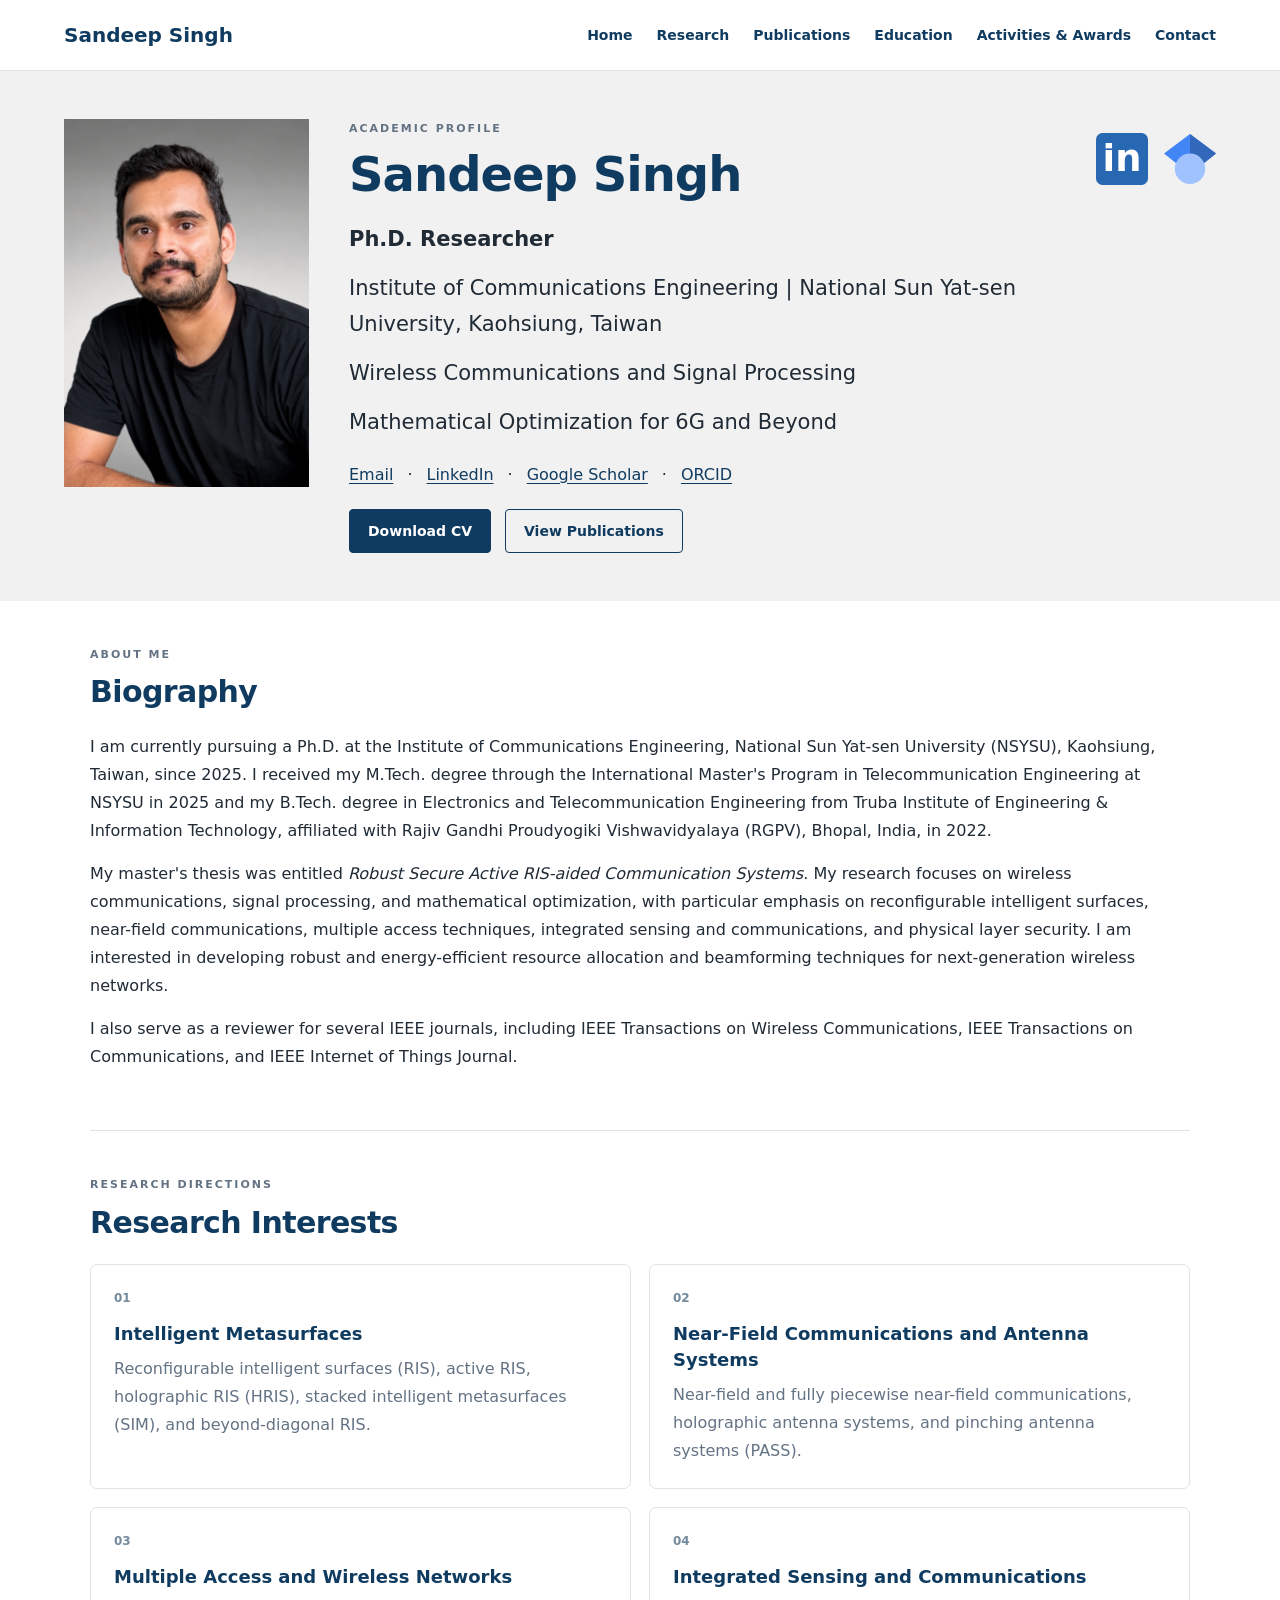
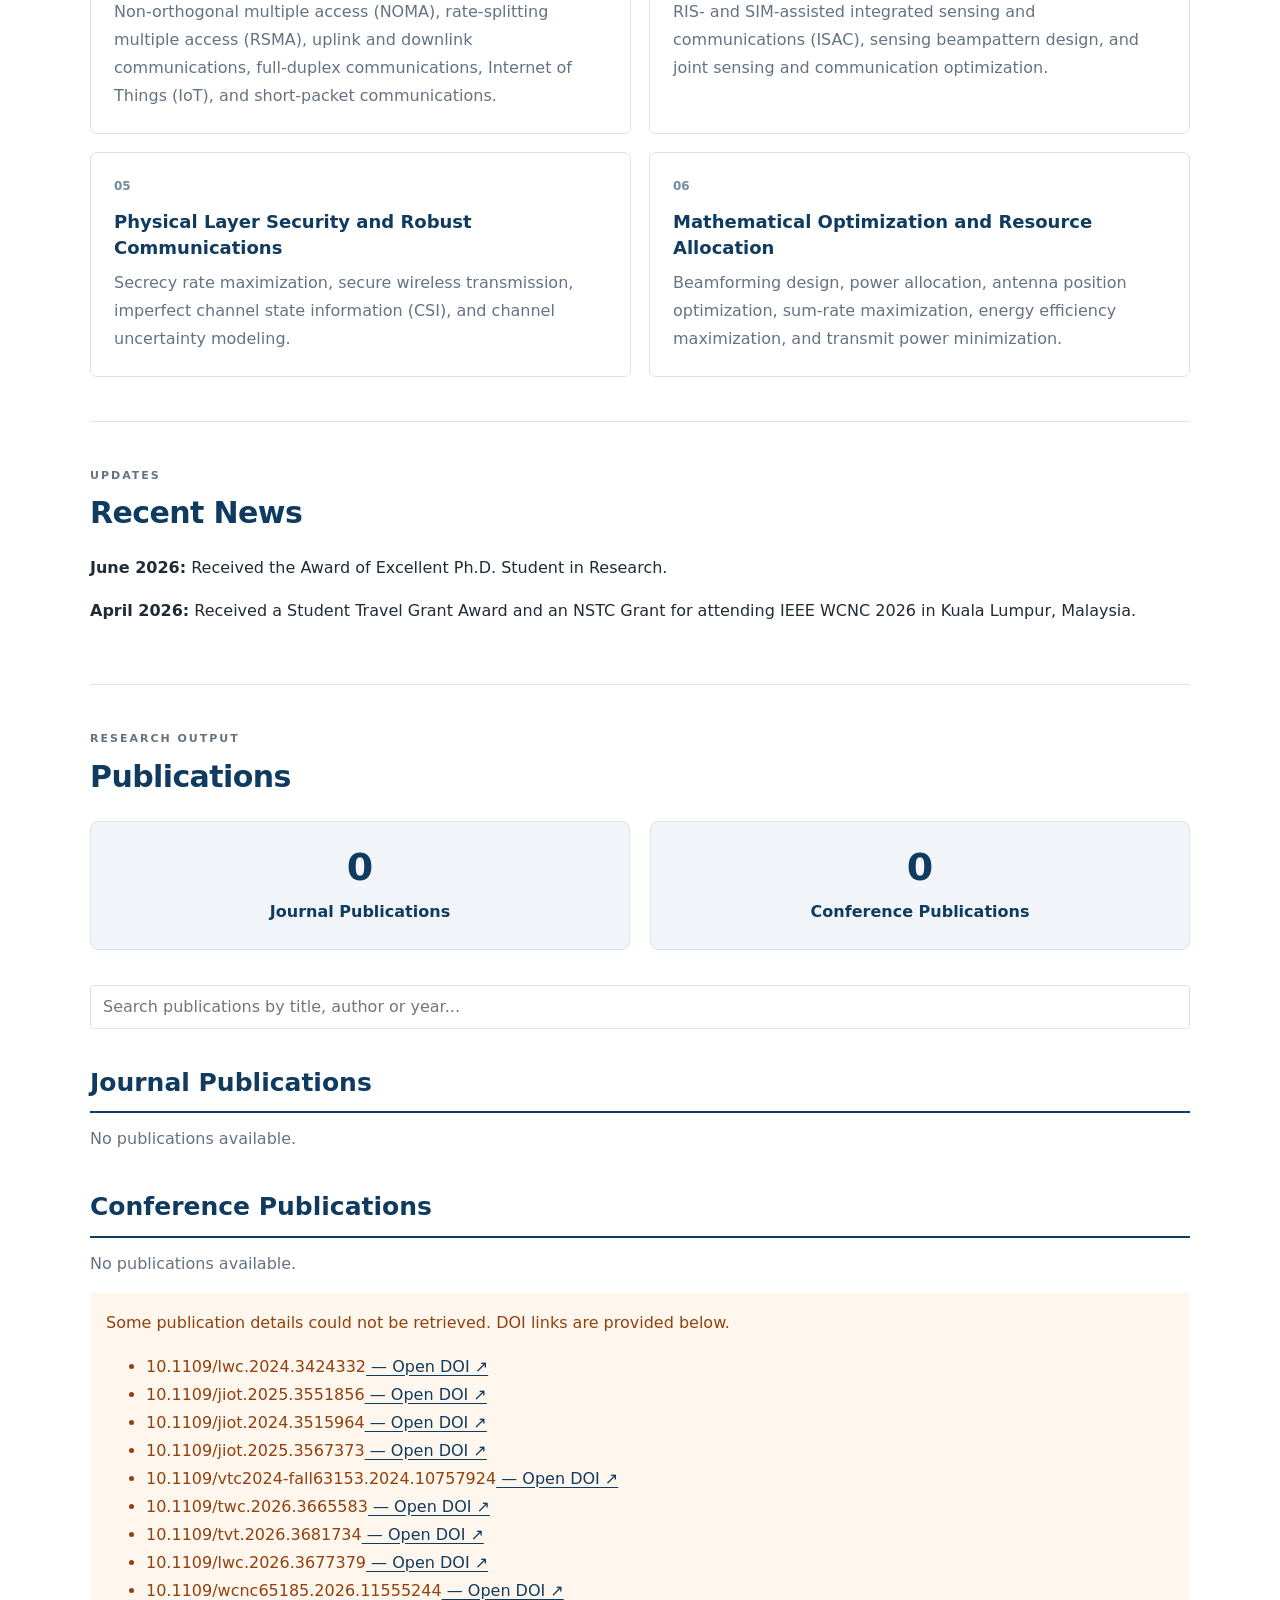
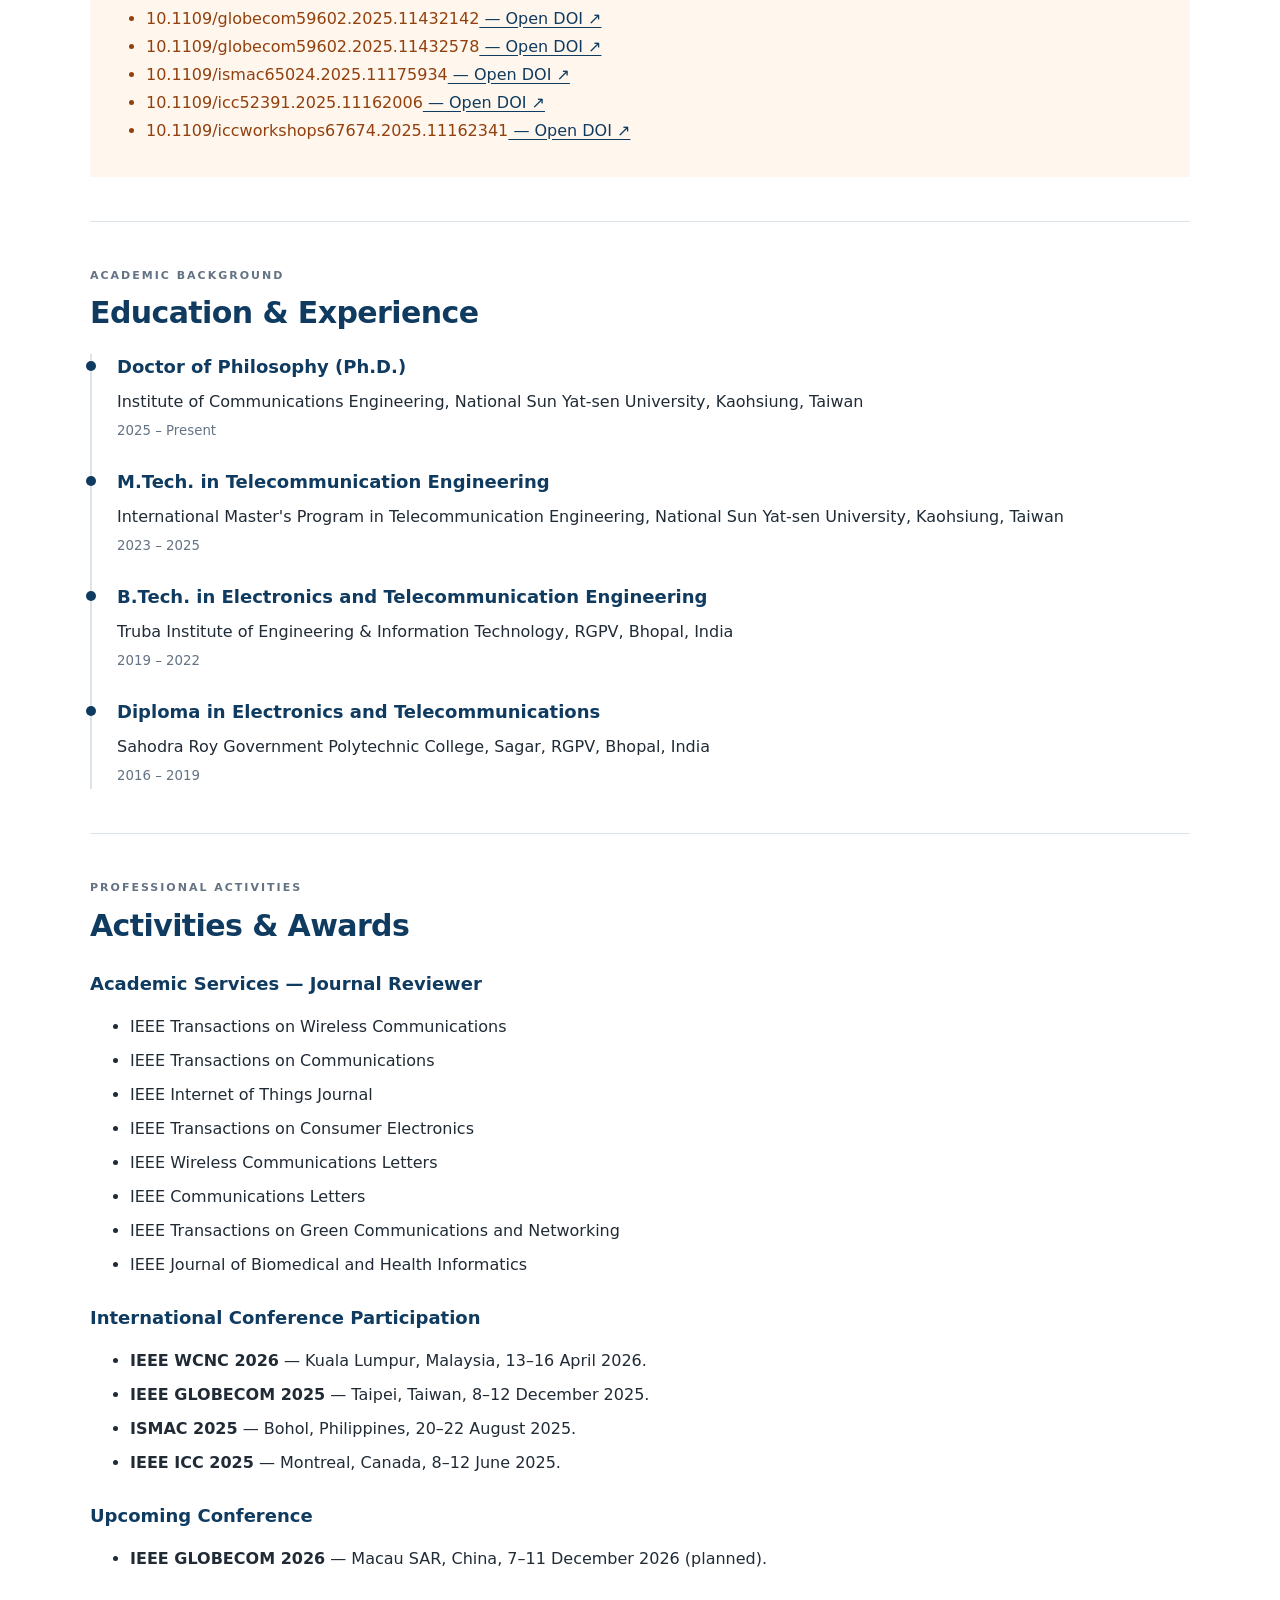
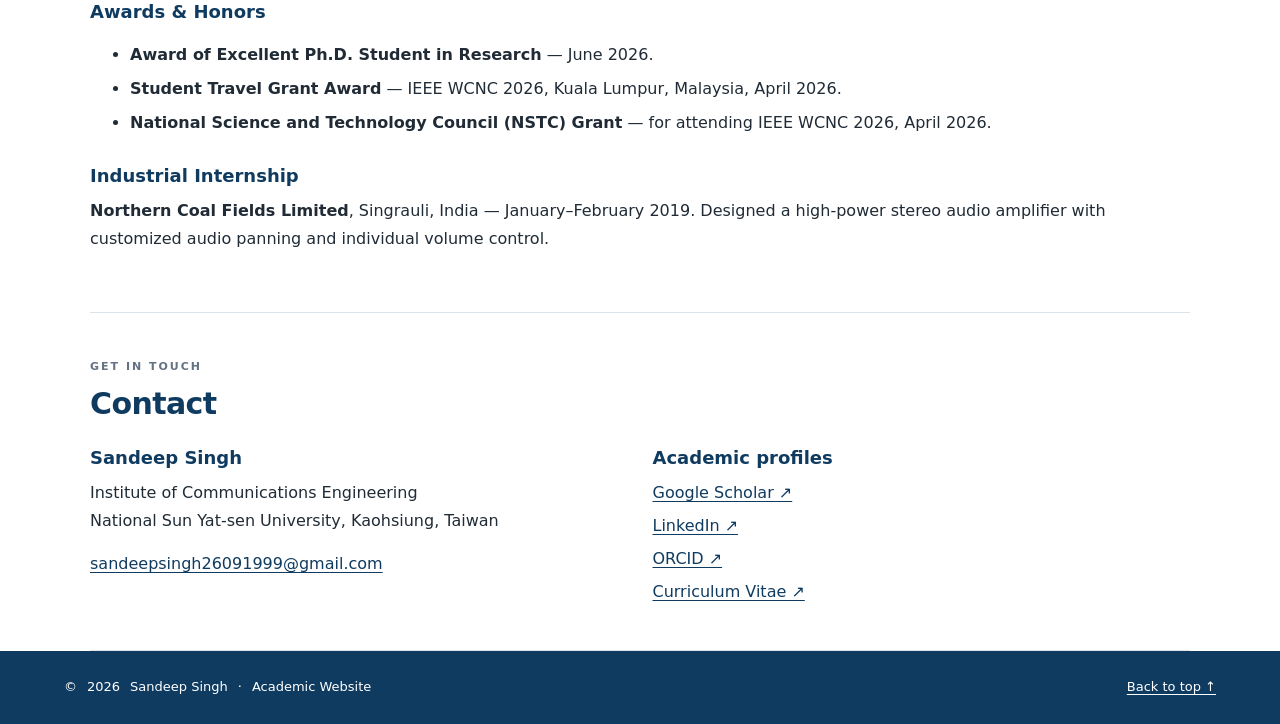
<file: index.html>
<!doctype html>
<html lang="en">
<head><meta charset="utf-8"><meta name="viewport" content="width=device-width,initial-scale=1"><meta name="description" content="Sandeep Singh — academic profile, wireless communications research and publications."><title>Sandeep Singh | Academic Website</title><link rel="stylesheet" href="style.css"><script src="script.js" defer></script></head>
<body>
<a class="skip" href="#main">Skip to content</a>
<nav class="nav" aria-label="Main navigation"><div class="wrap nav-inner"><a class="brand" href="#home">Sandeep Singh</a><button id="menu" aria-expanded="false" aria-controls="nav-links">Menu ☰</button><div id="nav-links"><a href="#home">Home</a><a href="#research">Research</a><a href="#publications">Publications</a><a href="#education">Education</a><a href="#services">Activities &amp; Awards</a><a href="#contact">Contact</a></div></div></nav>
<main id="main">
<header id="home" class="hero"><div class="wrap profile"><img class="portrait" src="profile.png" onerror="this.onerror=null;this.src='profile.svg';" alt="Academic profile photograph"><div class="intro"><p class="eyebrow">ACADEMIC PROFILE</p><h1>Sandeep Singh</h1><p class="position">Ph.D. Researcher</p><p>Institute of Communications Engineering | National Sun Yat-sen University, Kaohsiung, Taiwan</p><p>Wireless Communications and Signal Processing</p><p>Mathematical Optimization for 6G and Beyond</p><div class="links"><a data-profile="email" href="#contact">Email</a><span>·</span><a data-profile="linkedin" href="#contact">LinkedIn</a><span>·</span><a data-profile="scholar" href="#contact">Google Scholar</a><span>·</span><a data-profile="orcid" href="#contact">ORCID</a></div><div class="actions"><a class="btn" data-profile="cv" href="#contact">Download CV</a><a class="btn outline" href="#publications">View Publications</a></div></div><div class="social"><a data-profile="linkedin" href="#contact" aria-label="LinkedIn"><svg viewBox="0 0 48 48" aria-hidden="true"><rect width="48" height="48" rx="6" fill="#2867b2"/><text x="24" y="35" text-anchor="middle" fill="white" font-size="34" font-weight="bold">in</text></svg></a><a data-profile="scholar" href="#contact" aria-label="Google Scholar"><svg viewBox="0 0 48 48" aria-hidden="true"><path d="M0 19 24 1 48 19 24 38Z" fill="#4285f4"/><path d="M24 1 48 19 24 38Z" fill="#3267b9"/><circle cx="24" cy="33" r="14" fill="#a0c2ff"/></svg></a></div></div></header>
<div class="wrap content">
<section id="biography">
    <p class="eyebrow">ABOUT ME</p>
    <h2>Biography</h2>
    <p>I am currently pursuing a Ph.D. at the Institute of Communications Engineering, National Sun Yat-sen University (NSYSU), Kaohsiung, Taiwan, since 2025. I received my M.Tech. degree through the International Master's Program in Telecommunication Engineering at NSYSU in 2025 and my B.Tech. degree in Electronics and Telecommunication Engineering from Truba Institute of Engineering &amp; Information Technology, affiliated with Rajiv Gandhi Proudyogiki Vishwavidyalaya (RGPV), Bhopal, India, in 2022.</p>
    <p>My master's thesis was entitled <em>Robust Secure Active RIS-aided Communication Systems</em>. My research focuses on wireless communications, signal processing, and mathematical optimization, with particular emphasis on reconfigurable intelligent surfaces, near-field communications, multiple access techniques, integrated sensing and communications, and physical layer security. I am interested in developing robust and energy-efficient resource allocation and beamforming techniques for next-generation wireless networks.</p>
    <p>I also serve as a reviewer for several IEEE journals, including IEEE Transactions on Wireless Communications, IEEE Transactions on Communications, and IEEE Internet of Things Journal.</p>
</section>
<section id="research">
    <p class="eyebrow">RESEARCH DIRECTIONS</p>
    <h2>Research Interests</h2>
    <div class="research-grid">
        <article><span class="number">01</span><h3>Intelligent Metasurfaces</h3><p>Reconfigurable intelligent surfaces (RIS), active RIS, holographic RIS (HRIS), stacked intelligent metasurfaces (SIM), and beyond-diagonal RIS.</p></article>
        <article><span class="number">02</span><h3>Near-Field Communications and Antenna Systems</h3><p>Near-field and fully piecewise near-field communications, holographic antenna systems, and pinching antenna systems (PASS).</p></article>
        <article><span class="number">03</span><h3>Multiple Access and Wireless Networks</h3><p>Non-orthogonal multiple access (NOMA), rate-splitting multiple access (RSMA), uplink and downlink communications, full-duplex communications, Internet of Things (IoT), and short-packet communications.</p></article>
        <article><span class="number">04</span><h3>Integrated Sensing and Communications</h3><p>RIS- and SIM-assisted integrated sensing and communications (ISAC), sensing beampattern design, and joint sensing and communication optimization.</p></article>
        <article><span class="number">05</span><h3>Physical Layer Security and Robust Communications</h3><p>Secrecy rate maximization, secure wireless transmission, imperfect channel state information (CSI), and channel uncertainty modeling.</p></article>
        <article><span class="number">06</span><h3>Mathematical Optimization and Resource Allocation</h3><p>Beamforming design, power allocation, antenna position optimization, sum-rate maximization, energy efficiency maximization, and transmit power minimization.</p></article>
    </div>
</section>
<section id="news"><p class="eyebrow">UPDATES</p><h2>Recent News</h2><p><strong>June 2026:</strong> Received the Award of Excellent Ph.D. Student in Research.</p><p><strong>April 2026:</strong> Received a Student Travel Grant Award and an NSTC Grant for attending IEEE WCNC 2026 in Kuala Lumpur, Malaysia.</p></section>
<section id="publications">
  <p class="eyebrow">RESEARCH OUTPUT</p>
  <h2>Publications</h2>
  <div class="publication-stats">
    <a class="stat-card" href="#journal-publications"><span id="journal-count">0</span>Journal Publications</a>
    <a class="stat-card" href="#conference-publications"><span id="conference-count">0</span>Conference Publications</a>
  </div>
  <div class="publication-search"><input type="search" id="search" aria-label="Search publications" placeholder="Search publications by title, author or year..."></div>
  <div class="publication-category" id="journal-publications">
    <h3 class="publication-heading">Journal Publications</h3>
    <div id="journal-list"></div>
  </div>
  <div class="publication-category" id="conference-publications">
    <h3 class="publication-heading">Conference Publications</h3>
    <div id="conference-list"></div>
  </div>
  <noscript>Enable JavaScript to view publications.</noscript>
</section>
<section id="education"><p class="eyebrow">ACADEMIC BACKGROUND</p><h2>Education &amp; Experience</h2><div class="timeline">
<article><h3>Doctor of Philosophy (Ph.D.)</h3><p>Institute of Communications Engineering, National Sun Yat-sen University, Kaohsiung, Taiwan</p><small>2025 – Present</small></article>
<article><h3>M.Tech. in Telecommunication Engineering</h3><p>International Master's Program in Telecommunication Engineering, National Sun Yat-sen University, Kaohsiung, Taiwan</p><small>2023 – 2025</small></article>
<article><h3>B.Tech. in Electronics and Telecommunication Engineering</h3><p>Truba Institute of Engineering &amp; Information Technology, RGPV, Bhopal, India</p><small>2019 – 2022</small></article>
<article><h3>Diploma in Electronics and Telecommunications</h3><p>Sahodra Roy Government Polytechnic College, Sagar, RGPV, Bhopal, India</p><small>2016 – 2019</small></article></div></section>
<section id="services">
    <p class="eyebrow">PROFESSIONAL ACTIVITIES</p>
    <h2>Activities &amp; Awards</h2>
    <h3>Academic Services — Journal Reviewer</h3>
    <ul>
        <li>IEEE Transactions on Wireless Communications</li>
        <li>IEEE Transactions on Communications</li>
        <li>IEEE Internet of Things Journal</li>
        <li>IEEE Transactions on Consumer Electronics</li>
        <li>IEEE Wireless Communications Letters</li>
        <li>IEEE Communications Letters</li>
        <li>IEEE Transactions on Green Communications and Networking</li>
        <li>IEEE Journal of Biomedical and Health Informatics</li>
    </ul>
    <h3>International Conference Participation</h3>
    <ul>
        <li><strong>IEEE WCNC 2026</strong> — Kuala Lumpur, Malaysia, 13–16 April 2026.</li>
        <li><strong>IEEE GLOBECOM 2025</strong> — Taipei, Taiwan, 8–12 December 2025.</li>
        <li><strong>ISMAC 2025</strong> — Bohol, Philippines, 20–22 August 2025.</li>
        <li><strong>IEEE ICC 2025</strong> — Montreal, Canada, 8–12 June 2025.</li>
    </ul>
    <h3>Upcoming Conference</h3>
    <ul><li><strong>IEEE GLOBECOM 2026</strong> — Macau SAR, China, 7–11 December 2026 (planned).</li></ul>
    <h3>Awards &amp; Honors</h3>
    <ul>
        <li><strong>Award of Excellent Ph.D. Student in Research</strong> — June 2026.</li>
        <li><strong>Student Travel Grant Award</strong> — IEEE WCNC 2026, Kuala Lumpur, Malaysia, April 2026.</li>
        <li><strong>National Science and Technology Council (NSTC) Grant</strong> — for attending IEEE WCNC 2026, April 2026.</li>
    </ul>
    <h3>Industrial Internship</h3>
    <p><strong>Northern Coal Fields Limited</strong>, Singrauli, India — January–February 2019. Designed a high-power stereo audio amplifier with customized audio panning and individual volume control.</p>
</section>
<section id="contact"><p class="eyebrow">GET IN TOUCH</p><h2>Contact</h2><div class="contact-box"><div><h3>Sandeep Singh</h3><p>Institute of Communications Engineering<br>National Sun Yat-sen University, Kaohsiung, Taiwan</p><p><a data-profile="email" href="#contact">Email</a></p></div><div><h3>Academic profiles</h3><div class="contact-links"><a data-profile="scholar" href="#contact">Google Scholar ↗</a><a data-profile="linkedin" href="#contact">LinkedIn ↗</a><a data-profile="orcid" href="#contact">ORCID ↗</a><a data-profile="cv" href="#contact">Curriculum Vitae ↗</a></div></div></div></section>
</div></main><footer><div class="wrap">© <span id="year">2026</span> Sandeep Singh <span>·</span> Academic Website <a href="#home">Back to top ↑</a></div></footer></body></html>
</file>
<file: style.css>
:root{--navy:#103b60;--ink:#202b36;--muted:#647384;--line:#dce3e9;--paper:#fff;--soft:#f1f1f1}*{box-sizing:border-box}html{scroll-behavior:smooth;scroll-padding-top:90px}body{margin:0;background:var(--paper);color:var(--ink);font:16px/1.75 system-ui,-apple-system,BlinkMacSystemFont,'Segoe UI',sans-serif}a{color:var(--navy);text-underline-offset:3px}a:hover{color:#2373a8}button,input{font:inherit}button{cursor:pointer}a:focus-visible,button:focus-visible,input:focus-visible{outline:3px solid #438ed0;outline-offset:4px}.wrap{width:min(90%,1280px);margin:auto}.skip{position:absolute;top:-100px;left:1rem;background:white;padding:10px;z-index:10}.skip:focus{top:10px}.nav{position:sticky;top:0;background:white;border-bottom:1px solid var(--line);z-index:5}.nav-inner{display:flex;align-items:center;justify-content:space-between;gap:24px;min-height:70px}.brand{font-weight:750;font-size:20px;text-decoration:none}#nav-links{display:flex;gap:24px;flex-wrap:wrap}#nav-links a{font-size:14px;font-weight:600;text-decoration:none}#menu{display:none;background:white;border:1px solid var(--line);border-radius:5px;padding:5px 12px}.hero{background:var(--soft);padding:48px 0}.profile{display:grid;grid-template-columns:245px minmax(0,1fr) auto;align-items:start;gap:40px}.portrait{width:100%;aspect-ratio:2/3;object-fit:cover;display:block}.intro h1{font-size:clamp(32px,4vw,48px);line-height:1.2;color:var(--navy);margin:0 0 17px;letter-spacing:-1px}.intro p{margin:0 0 12px;font-size:clamp(16px,1.7vw,21px)}.intro .position{font-weight:650}.eyebrow,.intro .eyebrow{font-size:11px;letter-spacing:2px;font-weight:750;color:var(--muted);margin:0 0 8px}.links,.actions,.social{display:flex;flex-wrap:wrap;align-items:center;gap:14px}.links{margin:20px 0}.social{gap:16px;padding-top:14px}.social svg{width:52px;height:52px;display:block}.btn{display:inline-block;background:var(--navy);color:white;padding:9px 18px;border:1px solid var(--navy);border-radius:4px;font-size:14px;font-weight:600;text-decoration:none}.btn:hover{background:#225b84;color:white}.btn.outline{background:transparent;color:var(--navy)}.content{max-width:1100px}section{padding:44px 0;border-bottom:1px solid var(--line)}h2{font-size:30px;line-height:1.3;letter-spacing:-.6px;color:var(--navy);margin:0 0 22px}h3{font-size:18px;color:var(--navy);line-height:1.45;margin:0 0 8px}p{margin:0 0 15px}.research-grid{display:grid;grid-template-columns:repeat(2,minmax(0,1fr));gap:18px}.research-grid article{border:1px solid var(--line);border-radius:7px;padding:23px;background:#fff}.research-grid p{margin:0;color:var(--muted)}.number{display:block;font-size:12px;font-weight:700;color:#748a9d;margin-bottom:12px}.empty{color:var(--muted)}.pub-tools{display:flex;gap:16px;justify-content:space-between;align-items:center;flex-wrap:wrap;margin-bottom:22px}.filters{display:flex;gap:7px;flex-wrap:wrap}.filters button{background:#fff;color:var(--navy);border:1px solid var(--line);border-radius:4px;padding:6px 13px;font-size:14px}.filters button[aria-pressed=true]{background:var(--navy);color:white;border-color:var(--navy)}#search{border:1px solid var(--line);border-radius:4px;padding:7px 12px;max-width:100%}.publication{padding:20px 0;border-bottom:1px solid var(--line)}.publication p{margin:5px 0}.pub-meta{color:var(--muted);font-size:13px}.pub-links{display:flex;gap:15px}.timeline{border-left:2px solid var(--line);padding-left:25px}.timeline article{position:relative;margin:0 0 25px}.timeline article:last-child{margin-bottom:0}.timeline article:before{content:'';position:absolute;left:-31px;top:7px;width:10px;height:10px;border-radius:50%;background:var(--navy)}.timeline p{margin:0}.timeline small{color:var(--muted)}.contact-box{display:grid;grid-template-columns:1fr 1fr;gap:25px}.contact-links{display:grid;gap:5px}footer{background:var(--navy);color:white;padding:25px 0;font-size:13px}footer .wrap{display:flex;gap:10px;flex-wrap:wrap}footer a{color:white;margin-left:auto}a[data-unconfigured=true]{cursor:default} @media(max-width:1000px){.profile{grid-template-columns:190px minmax(0,1fr);gap:28px}.social{grid-column:2;padding:0}.social svg{width:40px;height:40px}#nav-links{gap:12px}}@media(max-width:700px){.nav-inner{flex-wrap:wrap;padding:12px 0;min-height:60px}#menu{display:block}#nav-links{display:none;width:100%;flex-direction:column;padding:8px 0}#nav-links.open{display:flex}.profile{grid-template-columns:1fr;text-align:center;gap:24px}.portrait{width:180px;margin:auto}.social{grid-column:1;justify-content:center}.links,.actions{justify-content:center}.hero{padding:30px 0}.research-grid,.contact-box{grid-template-columns:1fr}section{padding:32px 0}h2{font-size:26px}.pub-tools{align-items:stretch;flex-direction:column}footer a{margin-left:0}}@media(prefers-reduced-motion:reduce){html{scroll-behavior:auto}}

/* Separate journal and conference publication sections */
.publication-stats{display:grid;grid-template-columns:repeat(2,minmax(0,1fr));gap:20px;margin:25px 0 35px}
.stat-card{display:block;background:#f1f5f9;border:1px solid var(--line);border-radius:8px;padding:23px;text-align:center;text-decoration:none;color:var(--navy);font-weight:600}
.stat-card span{display:block;font-size:38px;line-height:1.2;margin-bottom:8px;font-weight:750}
.stat-card:hover{background:#e8eff5}
.publication-category{margin:36px 0 0;scroll-margin-top:15px}
.publication-heading{font-size:25px;border-bottom:2px solid var(--navy);padding-bottom:10px;margin-bottom:12px}
.publication-item{display:flex;align-items:flex-start;gap:16px;padding:20px 4px;border-bottom:1px solid var(--line)}
.publication-item:last-child{border-bottom:0}
.publication-number{flex-shrink:0;min-width:48px;color:var(--navy);font-weight:700}
.publication-details{flex:1;min-width:0;overflow-wrap:anywhere}
.publication-title{font-size:18px;line-height:1.5;color:var(--navy);margin:0 0 6px;font-weight:650}
.publication-authors,.publication-venue{font-size:15px;line-height:1.6;margin:0 0 5px}
.publication-authors strong{color:var(--navy)}
.publication-venue{font-style:italic;color:var(--muted)}
.publication-links{display:flex;flex-wrap:wrap;gap:8px;margin-top:10px}
.publication-links a{border:1px solid var(--navy);border-radius:4px;padding:3px 10px;font-size:13px;font-weight:600;text-decoration:none}
.publication-links a:hover{background:var(--navy);color:white}
@media(max-width:650px){.publication-stats{gap:10px}.stat-card{padding:14px 7px;font-size:13px}.stat-card span{font-size:29px}.publication-heading{font-size:22px}.publication-item{gap:10px;padding:16px 0}.publication-number{min-width:36px;font-size:14px}.publication-title{font-size:16px}.publication-authors,.publication-venue{font-size:14px}}

.publication-search{margin:24px 0}.publication-search input{width:100%}.publication-category[hidden]{display:none!important}#services h3{margin-top:26px}#services li{margin-bottom:6px}.publication-warning{padding:16px;background:#fff7ed;color:#92400e;overflow-wrap:anywhere}
</file>
